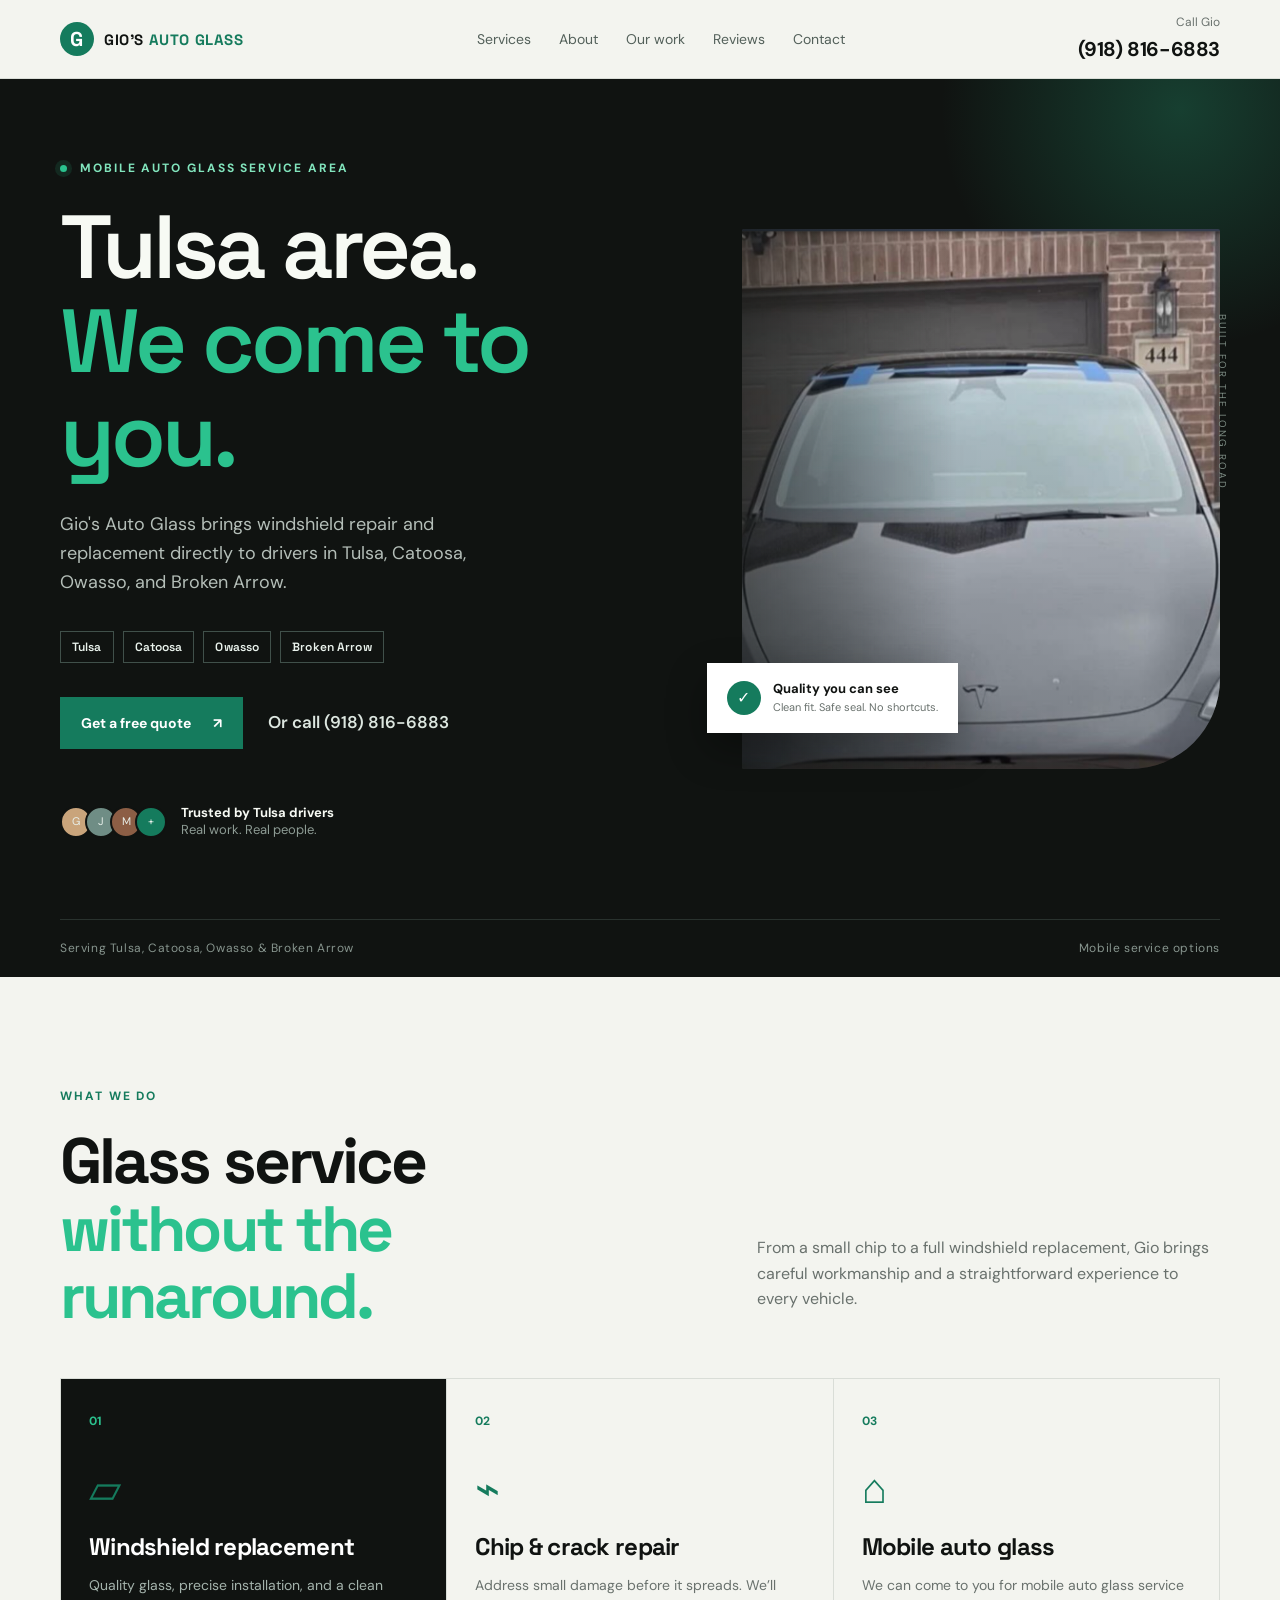
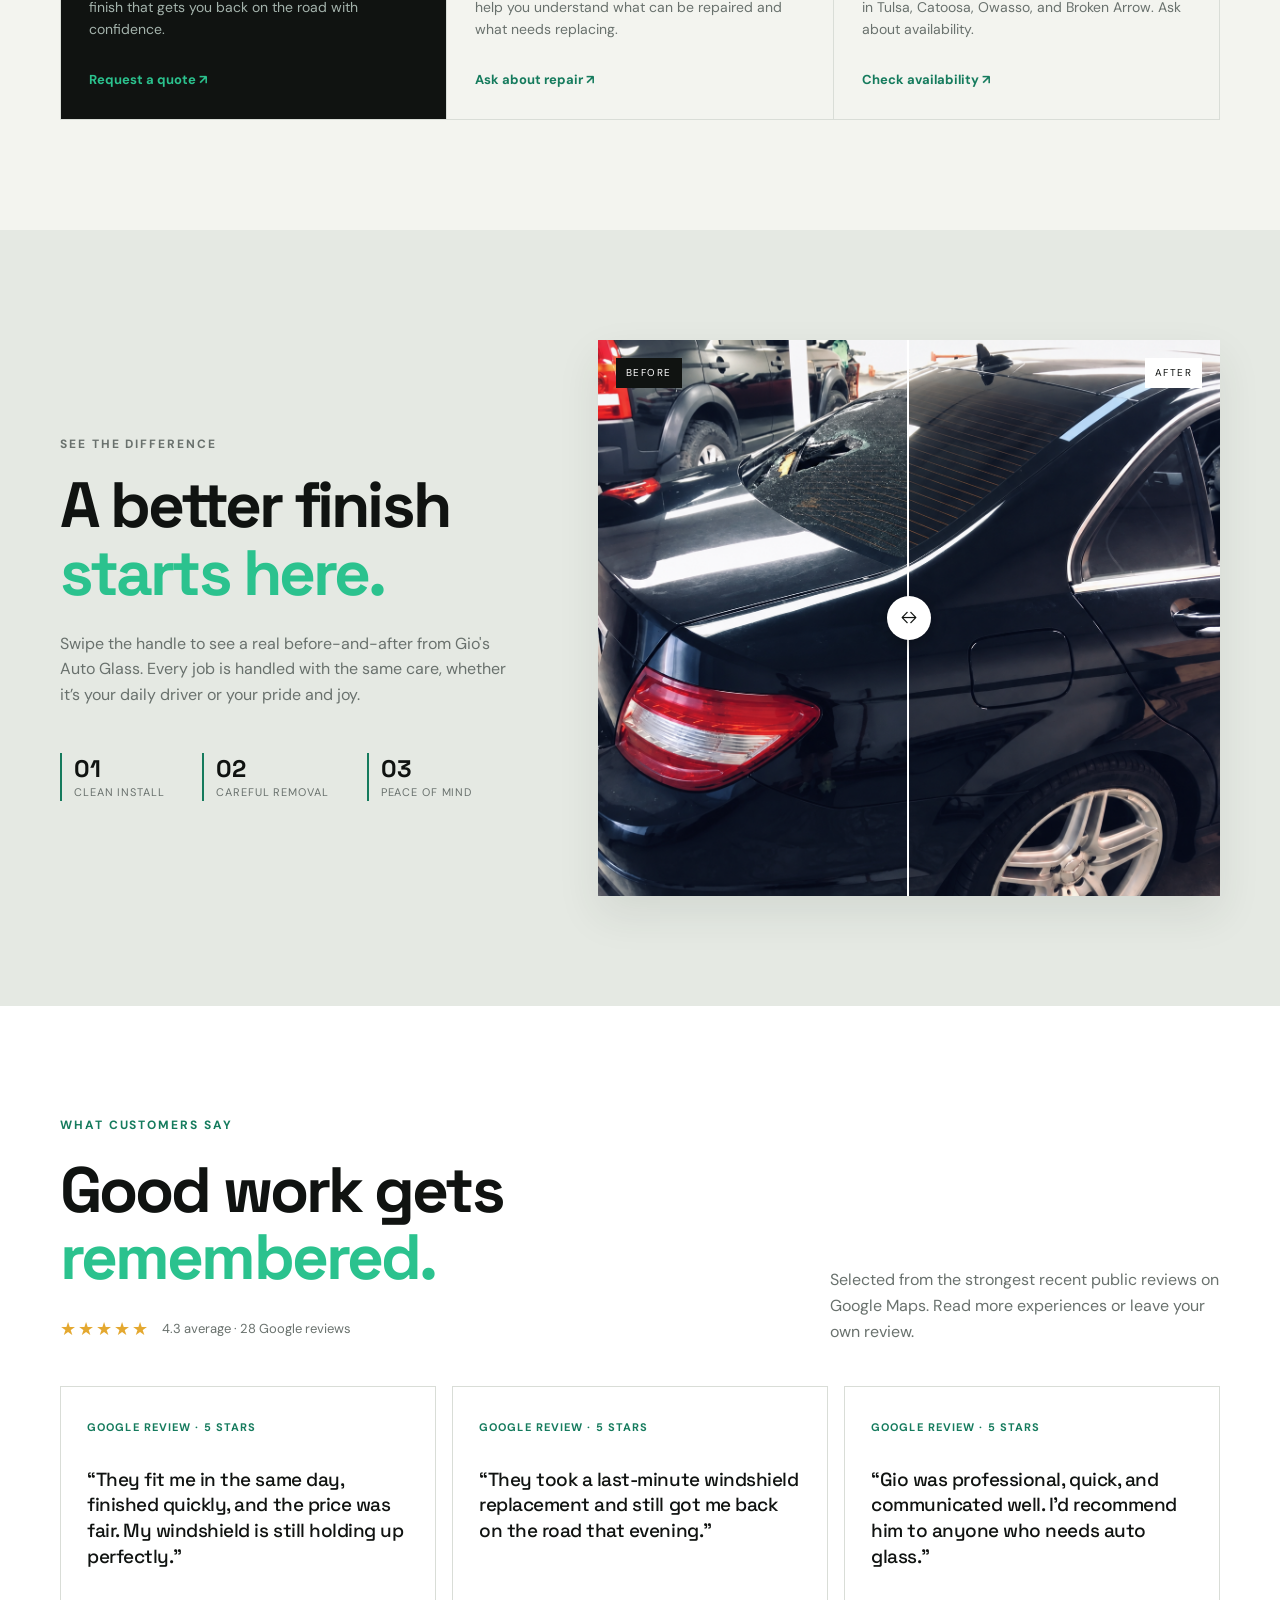
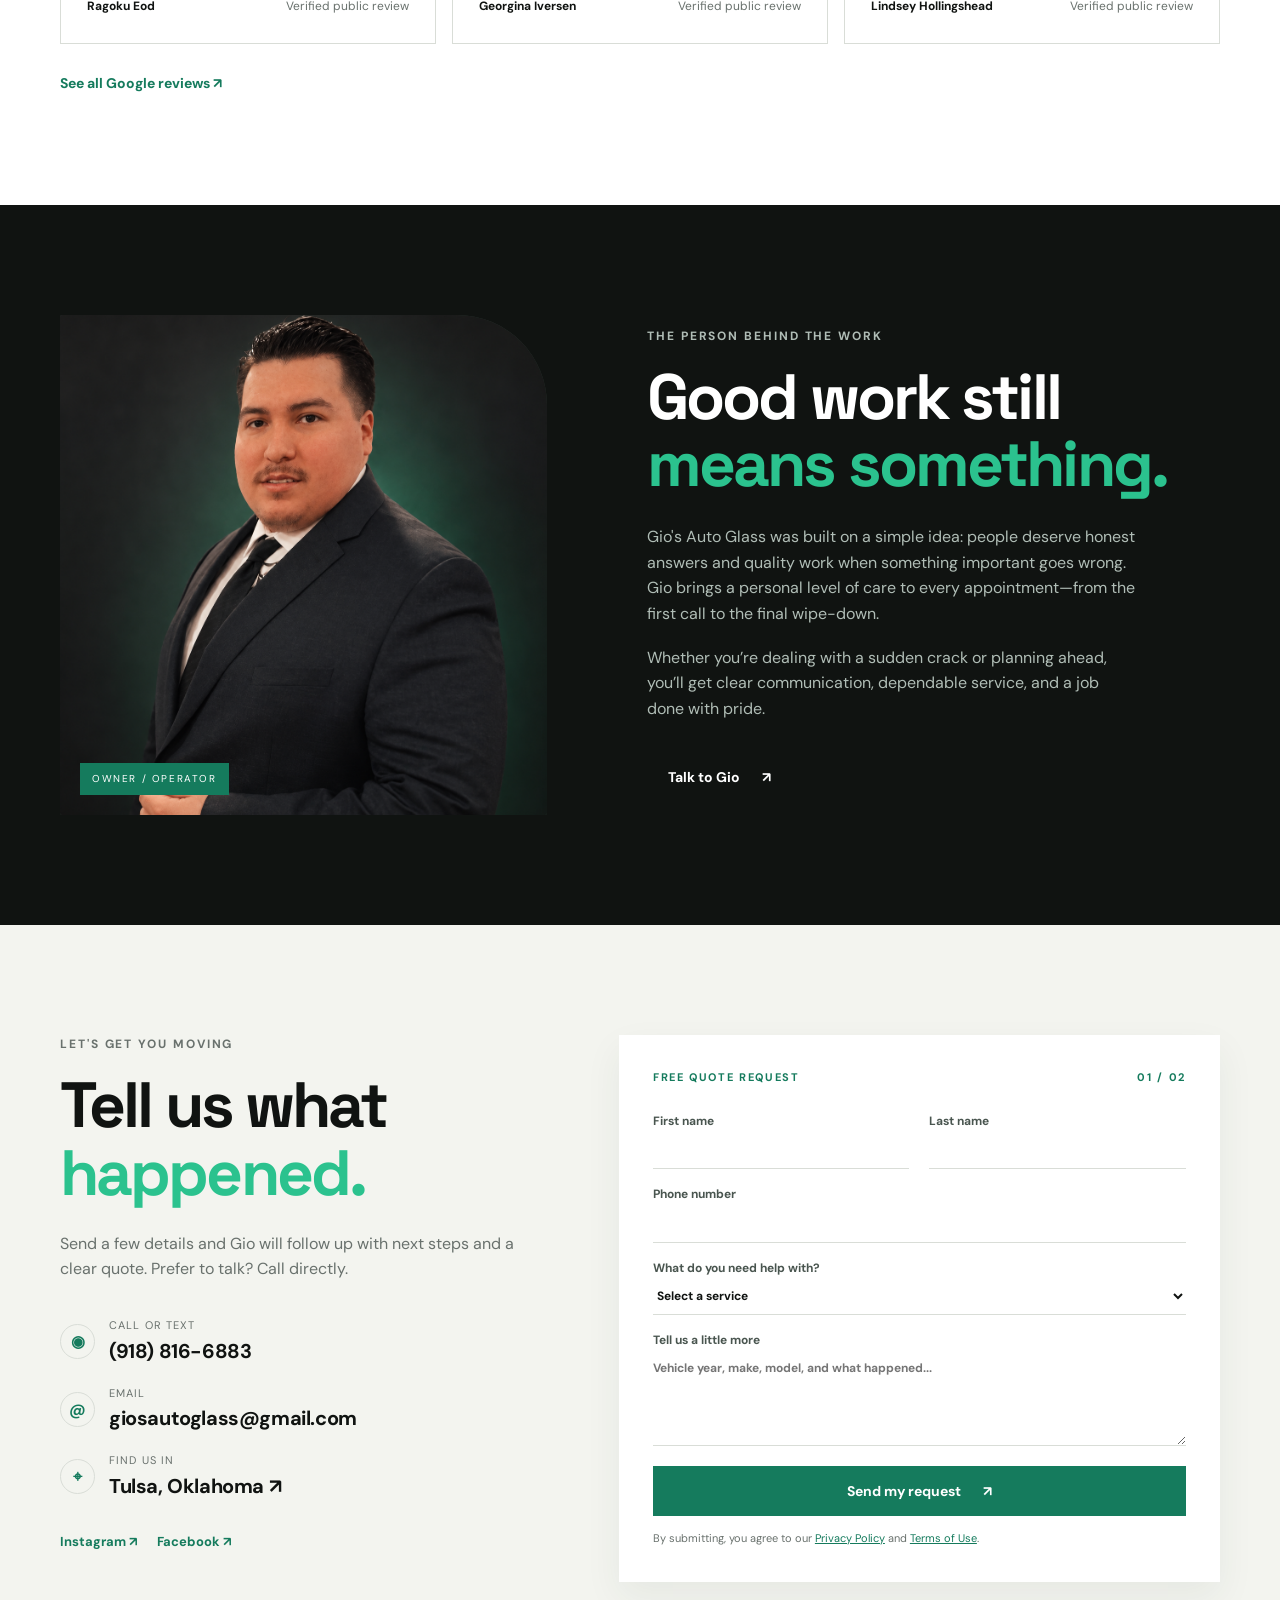
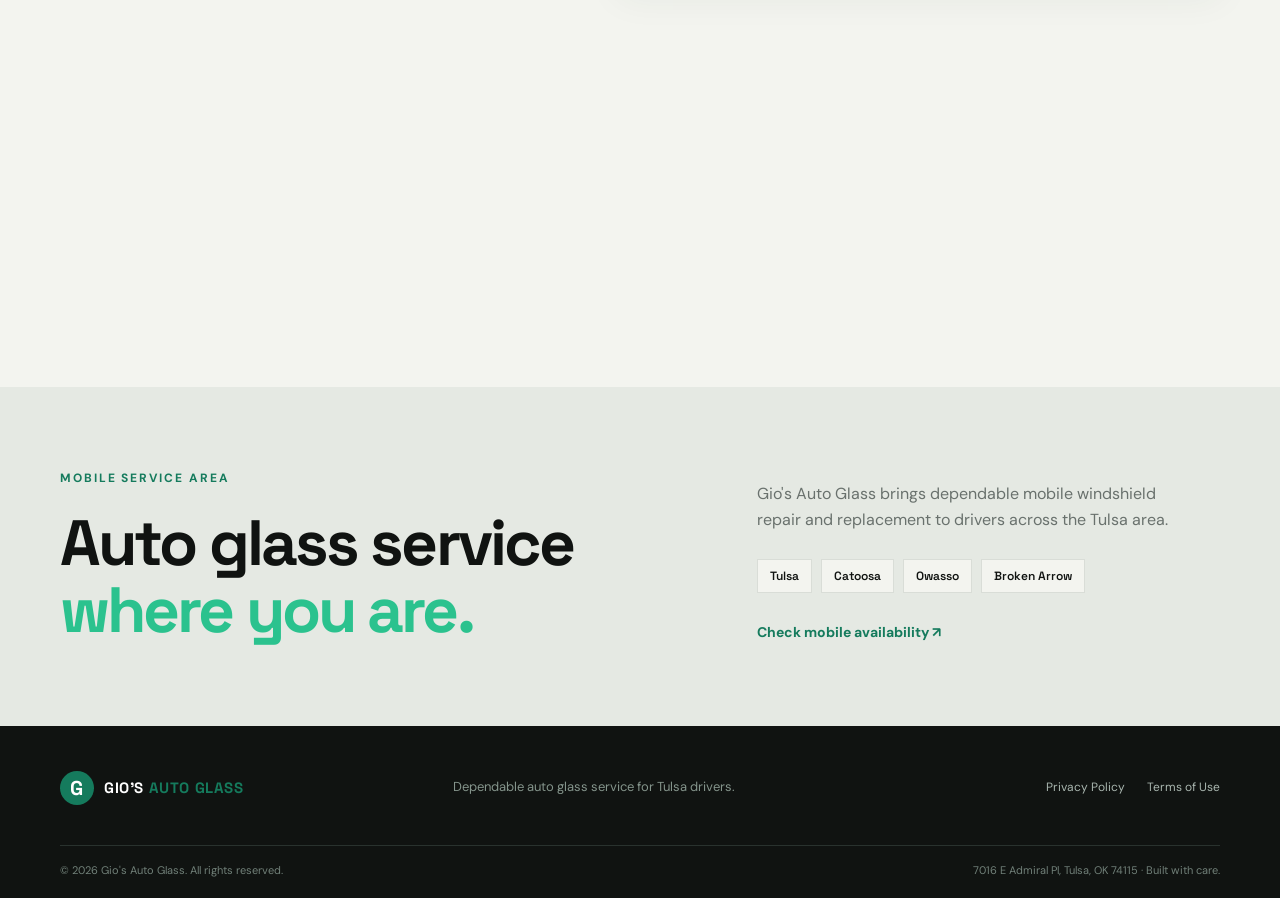
<file: index.html>
<!doctype html>
<html lang="en">
<head>
  <meta charset="utf-8">
  <meta name="viewport" content="width=device-width, initial-scale=1">
  <meta name="description" content="Gio's Auto Glass provides windshield replacement, chip and crack repair, and mobile auto glass service in Tulsa, Catoosa, Owasso, and Broken Arrow, OK. Call (918) 816-6883.">
  <meta name="robots" content="index, follow, max-image-preview:large">
  <meta name="author" content="Gio's Auto Glass">
  <meta name="geo.region" content="US-OK">
  <meta name="geo.placename" content="Tulsa">
  <meta name="geo.position" content="36.1605158;-95.8985285">
  <meta name="ICBM" content="36.1605158, -95.8985285">
  <meta property="og:type" content="website">
  <meta property="og:site_name" content="Gio's Auto Glass">
  <meta property="og:title" content="Gio's Auto Glass | Tulsa Windshield Repair & Replacement">
  <meta property="og:description" content="Windshield replacement, chip repair, and mobile auto glass service for Tulsa drivers. Get a free quote from Gio's Auto Glass.">
  <meta property="og:url" content="https://gioautoglass.com/">
  <meta property="og:image" content="https://gioautoglass.com/images/business-card.jpg?v=20260917b">
  <meta property="og:image:secure_url" content="https://gioautoglass.com/images/business-card.jpg?v=20260917b">
  <meta property="og:image:width" content="1236">
  <meta property="og:image:height" content="674">
  <meta property="og:image:type" content="image/jpeg">
  <meta property="og:image:alt" content="Gio's Auto Glass business card">
  <meta name="twitter:card" content="summary_large_image">
  <meta name="twitter:title" content="Gio's Auto Glass | Tulsa Windshield Repair & Replacement">
  <meta name="twitter:description" content="Windshield replacement, chip repair, and mobile auto glass service for Tulsa drivers.">
  <meta name="twitter:image" content="https://gioautoglass.com/images/business-card.jpg?v=20260917b">
  <meta name="theme-color" content="#0b0d0c">
  <title>Gio's Auto Glass | Tulsa Windshield Repair & Replacement</title>
  <link rel="preconnect" href="https://fonts.googleapis.com">
  <link rel="preconnect" href="https://fonts.gstatic.com" crossorigin>
  <link href="https://fonts.googleapis.com/css2?family=DM+Sans:wght@400;500;600;700&family=Space+Grotesk:wght@500;600;700&display=swap" rel="stylesheet">
  <link rel="stylesheet" href="styles.css">
  <script type="application/ld+json">
  {
    "@context": "https://schema.org",
    "@type": "AutoBodyShop",
    "@id": "https://www.google.com/maps/place/Gio%E2%80%99s+Auto+Glass",
    "name": "Gio's Auto Glass",
    "url": "https://gioautoglass.com/",
    "description": "Windshield replacement, chip and crack repair, and mobile auto glass service in Tulsa, Catoosa, Owasso, and Broken Arrow, Oklahoma.",
    "telephone": "+1-918-816-6883",
    "email": "giosautoglass@gmail.com",
    "image": "https://gioautoglass.com/images/business-card.jpg",
    "logo": "https://gioautoglass.com/images/owner.png",
    "priceRange": "$$",
    "address": {"@type": "PostalAddress", "streetAddress": "7016 E Admiral Pl", "addressLocality": "Tulsa", "addressRegion": "OK", "postalCode": "74115", "addressCountry": "US"},
    "geo": {"@type": "GeoCoordinates", "latitude": 36.1605158, "longitude": -95.8985285},
    "areaServed": ["Tulsa", "Catoosa", "Owasso", "Broken Arrow", "Bixby", "Jenks", "Oklahoma"],
    "hasOfferCatalog": {
      "@type": "OfferCatalog",
      "name": "Auto glass services",
      "itemListElement": [
        {"@type": "Offer", "itemOffered": {"@type": "Service", "name": "Windshield replacement", "areaServed": "Tulsa, Oklahoma"}},
        {"@type": "Offer", "itemOffered": {"@type": "Service", "name": "Chip and crack repair", "areaServed": "Tulsa, Oklahoma"}},
        {"@type": "Offer", "itemOffered": {"@type": "Service", "name": "Mobile auto glass service", "areaServed": ["Tulsa", "Catoosa", "Owasso", "Broken Arrow", "Oklahoma"]}}
      ]
    },
    "openingHoursSpecification": [
      {"@type": "OpeningHoursSpecification", "dayOfWeek": ["Monday", "Tuesday", "Wednesday", "Thursday", "Friday"], "opens": "09:00", "closes": "17:00"},
      {"@type": "OpeningHoursSpecification", "dayOfWeek": "Saturday", "opens": "10:00", "closes": "16:00"}
    ],
    "sameAs": ["https://www.instagram.com/giosautoglass/", "https://www.facebook.com/giosautoglass"]
  }
  </script>
  <style>
    /* Phone-first hierarchy: prominent, but still aligned with the existing visual system. */
    .nav-call strong { font-size: 20px; letter-spacing: -.02em; }
    .hero-actions .text-link { font-size: 17px; font-weight: 600; }
    .contact-details strong { font-size: 20px; letter-spacing: -.02em; }
    .mobile-call strong { font-size: 17px !important; }
    .mobile-call small { font-size: 15px !important; }
    .service-areas { background: #e5e9e3; padding-top: 82px; padding-bottom: 82px; }
    .service-areas-grid { display: grid; grid-template-columns: 1fr .75fr; gap: 80px; align-items: end; }
    .service-areas-copy > p { color: var(--muted); max-width: 430px; margin: 0 0 26px; }
    .area-list { display: flex; flex-wrap: wrap; gap: 9px; margin-bottom: 26px; }
    .area-list span { border: 1px solid var(--line); background: var(--paper); color: var(--ink); padding: 8px 12px; font: 600 12px var(--serif); }
    .service-areas .text-link { color: var(--green); font-weight: 700; font-size: 14px; }
    .hero-service-areas { display: flex; flex-wrap: wrap; gap: 9px; margin: 0 0 34px; }
    .hero-service-areas span { border: 1px solid #40504a; color: #eaf3ed; padding: 7px 11px; font: 600 12px var(--serif); letter-spacing: .01em; }
    @media (max-width: 800px) {
      .nav-wrap { gap: 10px; }
      .hero-actions .button-primary { width: 100%; min-height: 56px; padding: 16px 22px; font-size: 16px; }
      .hero-service-areas { margin-bottom: 28px; }
    }
    @media (max-width: 800px) {
      .service-areas-grid { grid-template-columns: 1fr; gap: 26px; }
      .service-areas { padding-top: 68px; padding-bottom: 68px; }
    }
    @media (max-width: 800px) {
      .contact-details strong { font-size: 20px; }
    }
    @media (max-width: 480px) {
      .hero-actions .text-link { font-size: 16px; }
    }
    @media (max-width: 800px) {
      .arrow { display: none; }
    }
  </style>
  <style>@media (max-width:800px){nav.open{display:flex;position:absolute;top:78px;left:0;right:0;padding:20px 24px;background:#f3f4ef;border-bottom:1px solid #d9ddd7;flex-direction:column;gap:12px}}.reviews{background:#fff}.reviews-intro{display:flex;justify-content:space-between;align-items:end;gap:30px;margin-bottom:42px}.reviews-intro>p{color:var(--muted);max-width:390px;margin:0}.review-rating{display:flex;align-items:center;gap:12px;margin-top:24px;color:var(--muted);font-size:13px}.stars{color:#e4a82f;letter-spacing:2px;font-size:18px}.review-grid{display:grid;grid-template-columns:repeat(3,1fr);gap:16px}.review-card{border:1px solid var(--line);padding:26px;min-height:240px;display:flex;flex-direction:column;justify-content:space-between}.review-card blockquote{font:500 19px/1.35 var(--serif);letter-spacing:-.025em;margin:28px 0;color:var(--ink)}.review-meta{display:flex;justify-content:space-between;color:var(--muted);font-size:12px}.review-meta strong{color:var(--ink)}.review-source{font-size:11px;color:var(--green);font-weight:700;letter-spacing:.1em;text-transform:uppercase}@media(max-width:800px){.reviews-intro{display:block}.review-grid{grid-template-columns:1fr}.review-card{min-height:210px}}</style>
  <style>.mobile-call{display:none}@media(max-width:800px){body{padding-bottom:76px}.mobile-call{position:fixed;display:flex;align-items:center;justify-content:center;gap:12px;left:12px;right:12px;bottom:12px;z-index:20;background:var(--green);color:#fff;min-height:56px;padding:10px 18px;box-shadow:0 8px 24px rgba(0,0,0,.22);border-radius:2px}.mobile-call span{font-size:21px}.mobile-call strong{font:700 15px var(--serif)}.mobile-call small{font-size:13px;color:#d8f5e9;border-left:1px solid rgba(255,255,255,.35);padding-left:12px}}</style>
</head>
<body>
  <a class="skip-link" href="#main">Skip to content</a>
  <header class="site-header">
    <div class="container nav-wrap">
      <a class="brand" href="#top" aria-label="Gio's Auto Glass home"><span class="brand-mark">G</span><span>GIO'S <em>AUTO GLASS</em></span></a>
      <nav aria-label="Primary navigation">
        <a href="#services">Services</a><a href="#about">About</a><a href="#work">Our work</a><a href="#reviews">Reviews</a><a href="#contact">Contact</a>
      </nav>
      <a class="nav-call" href="tel:+19188166883"><span>Call Gio</span><strong>(918) 816-6883</strong></a>
      <button class="menu-toggle" aria-label="Open navigation" aria-expanded="false"><span></span><span></span></button>
    </div>
  </header>

  <main id="main">
    <section class="hero" id="top">
      <div class="hero-grid container">
        <div class="hero-copy">
          <p class="eyebrow"><span class="pulse-dot"></span> Mobile auto glass service area</p>
          <h1>Tulsa area.<br><span>We come to you.</span></h1>
          <p class="hero-lede">Gio's Auto Glass brings windshield repair and replacement directly to drivers in Tulsa, Catoosa, Owasso, and Broken Arrow.</p>
          <div class="hero-service-areas" aria-label="Mobile auto glass service areas"><span>Tulsa</span><span>Catoosa</span><span>Owasso</span><span>Broken Arrow</span></div>
          <div class="hero-actions"><a class="button button-primary" href="#contact">Get a free quote <span class="arrow">↗</span></a><a class="text-link" href="tel:+19188166883">Or call (918) 816-6883</a></div>
          <div class="hero-proof"><div class="avatars"><span>G</span><span>J</span><span>M</span><span>+</span></div><p><strong>Trusted by Tulsa drivers</strong><br><span>Real work. Real people.</span></p></div>
        </div>
        <div class="hero-visual">
          <div class="hero-image-frame"><img src="images/Hero-img.png" width="1566" height="1134" alt="Professional auto glass installation by Gio's Auto Glass"></div>
          <div class="floating-card"><span class="check">✓</span><div><strong>Quality you can see</strong><small>Clean fit. Safe seal. No shortcuts.</small></div></div>
          <span class="vertical-label">BUILT FOR THE LONG ROAD</span>
        </div>
      </div>
      <div class="hero-bottom container"><span>Serving Tulsa, Catoosa, Owasso & Broken Arrow</span><span>Mobile service options</span></div>
    </section>

    <section class="services section" id="services">
      <div class="container"><div class="section-intro"><div><p class="eyebrow">What we do</p><h2>Glass service<br><span>without the runaround.</span></h2></div><p>From a small chip to a full windshield replacement, Gio brings careful workmanship and a straightforward experience to every vehicle.</p></div>
        <div class="service-grid"><article class="service-card featured"><span class="service-num">01</span><div class="service-icon">▱</div><h3>Windshield replacement</h3><p>Quality glass, precise installation, and a clean finish that gets you back on the road with confidence.</p><a href="#contact">Request a quote <span class="arrow">↗</span></a></article><article class="service-card"><span class="service-num">02</span><div class="service-icon">⌁</div><h3>Chip & crack repair</h3><p>Address small damage before it spreads. We’ll help you understand what can be repaired and what needs replacing.</p><a href="#contact">Ask about repair <span class="arrow">↗</span></a></article><article class="service-card"><span class="service-num">03</span><div class="service-icon">⌂</div><h3>Mobile auto glass</h3><p>We can come to you for mobile auto glass service in Tulsa, Catoosa, Owasso, and Broken Arrow. Ask about availability.</p><a href="#contact">Check availability <span class="arrow">↗</span></a></article></div>
      </div>
    </section>

    <section class="work section" id="work"><div class="container work-grid"><div class="work-copy"><p class="eyebrow">See the difference</p><h2>A better finish<br><span>starts here.</span></h2><p>Swipe the handle to see a real before-and-after from Gio's Auto Glass. Every job is handled with the same care, whether it’s your daily driver or your pride and joy.</p><div class="stat-row"><div><strong>01</strong><span>Clean install</span></div><div><strong>02</strong><span>Careful removal</span></div><div><strong>03</strong><span>Peace of mind</span></div></div></div><div class="comparison" aria-label="Before and after windshield replacement comparison"><img src="images/after-gio-matched.png" alt="After: intact clean rear windshield" class="comparison-after"><div class="comparison-before"><img src="images/before-gio-matched.png" alt="Before: damaged shattered rear windshield"></div><div class="comparison-handle" aria-hidden="true"><span>↔</span></div><label class="comparison-range"><span class="sr-only">Drag to compare before and after</span><input type="range" min="0" max="100" value="50" aria-label="Before and after comparison slider"></label><span class="compare-tag tag-before">BEFORE</span><span class="compare-tag tag-after">AFTER</span></div></div></section>

    <section class="reviews section" id="reviews"><div class="container"><div class="reviews-intro"><div><p class="eyebrow">What customers say</p><h2>Good work gets<br><span>remembered.</span></h2><div class="review-rating"><span class="stars" aria-label="4.3 out of 5 stars">★★★★★</span><span>4.3 average · 28 Google reviews</span></div></div><p>Selected from the strongest recent public reviews on Google Maps. Read more experiences or leave your own review.</p></div><div class="review-grid"><article class="review-card"><div><span class="review-source">Google review · 5 stars</span><blockquote>“They fit me in the same day, finished quickly, and the price was fair. My windshield is still holding up perfectly.”</blockquote></div><div class="review-meta"><strong>Ragoku Eod</strong><span>Verified public review</span></div></article><article class="review-card"><div><span class="review-source">Google review · 5 stars</span><blockquote>“They took a last-minute windshield replacement and still got me back on the road that evening.”</blockquote></div><div class="review-meta"><strong>Georgina Iversen</strong><span>Verified public review</span></div></article><article class="review-card"><div><span class="review-source">Google review · 5 stars</span><blockquote>“Gio was professional, quick, and communicated well. I’d recommend him to anyone who needs auto glass.”</blockquote></div><div class="review-meta"><strong>Lindsey Hollingshead</strong><span>Verified public review</span></div></article></div><a class="text-link" href="https://www.google.com/maps/place/Gio%E2%80%99s+Auto+Glass/@36.1607498,-95.9010599,17z/data=!4m6!3m5!1s0x87b6f30a26d894f3:0x9e4a7e64aa1645ab!8m2!3d36.1605158!4d-95.8985285!16s%2Fg%2F11h5n7vcl1" target="_blank" rel="noopener" style="display:inline-block;margin-top:28px;color:var(--green);font-weight:700">See all Google reviews ↗</a></div></section>

    <section class="about section" id="about"><div class="container about-grid"><div class="owner-frame"><img src="images/owner.png" width="1145" height="1438" loading="lazy" alt="Gio Don Costa, owner of Gio's Auto Glass"><span class="owner-badge">OWNER / OPERATOR</span></div><div class="about-copy"><p class="eyebrow">The person behind the work</p><h2>Good work still<br><span>means something.</span></h2><p>Gio's Auto Glass was built on a simple idea: people deserve honest answers and quality work when something important goes wrong. Gio brings a personal level of care to every appointment—from the first call to the final wipe-down.</p><p>Whether you’re dealing with a sudden crack or planning ahead, you’ll get clear communication, dependable service, and a job done with pride.</p><a class="button button-dark" href="#contact">Talk to Gio <span>↗</span></a></div></div></section>

    <section class="contact section" id="contact"><div class="container contact-grid"><div class="contact-copy"><p class="eyebrow">Let's get you moving</p><h2>Tell us what<br><span>happened.</span></h2><p>Send a few details and Gio will follow up with next steps and a clear quote. Prefer to talk? Call directly.</p><div class="contact-details"><a href="tel:+19188166883"><span class="detail-icon">◉</span><div><small>Call or text</small><strong>(918) 816-6883</strong></div></a><a href="mailto:giosautoglass@gmail.com"><span class="detail-icon">@</span><div><small>Email</small><strong>giosautoglass@gmail.com</strong></div></a><a href="https://maps.app.goo.gl/Xcz19M2p5zaeoFVw5" target="_blank" rel="noopener"><span class="detail-icon">⌖</span><div><small>Find us in</small><strong>Tulsa, Oklahoma ↗</strong></div></a></div><div class="social-links"><a href="https://www.instagram.com/giosautoglass/?utm_source=ig_web_button_share_sheet" target="_blank" rel="noopener">Instagram ↗</a><a href="https://www.facebook.com/giosautoglass" target="_blank" rel="noopener">Facebook ↗</a></div></div><div class="form-card"><form name="quote" method="POST" action="/thank-you.html" data-netlify="true" netlify-honeypot="bot-field" data-netlify-honeypot="bot-field"><input type="hidden" name="form-name" value="quote"><p class="hidden-field"><label>Don’t fill this out if you’re human: <input name="bot-field" tabindex="-1" autocomplete="off"></label></p><div class="form-heading"><span>FREE QUOTE REQUEST</span><span>01 / 02</span></div><div class="form-row"><label>First name <input type="text" name="first-name" autocomplete="given-name" required></label><label>Last name <input type="text" name="last-name" autocomplete="family-name" required></label></div><label>Phone number <input type="tel" name="phone" autocomplete="tel" required></label><label>What do you need help with? <select name="service" required><option value="" disabled selected>Select a service</option><option>Windshield replacement</option><option>Chip or crack repair</option><option>Mobile auto glass</option><option>Not sure yet</option></select></label><label>Tell us a little more <textarea name="message" rows="4" placeholder="Vehicle year, make, model, and what happened..."></textarea></label><button class="button button-primary" type="submit">Send my request <span>↗</span></button><p class="form-note">By submitting, you agree to our <a href="privacy.html">Privacy Policy</a> and <a href="terms.html">Terms of Use</a>.</p></form></div></div><div class="map-wrap container"><iframe title="Map showing Gio's Auto Glass in Tulsa, Oklahoma" src="https://www.google.com/maps?q=Gio%27s%20Auto%20Glass%2C%20Tulsa%2C%20OK&output=embed" loading="lazy" referrerpolicy="no-referrer-when-downgrade"></iframe></div></section>
    <section class="service-areas section" aria-labelledby="service-areas-title">
      <div class="container service-areas-grid">
        <div>
          <p class="eyebrow">Mobile service area</p>
          <h2 id="service-areas-title">Auto glass service<br><span>where you are.</span></h2>
        </div>
        <div class="service-areas-copy">
          <p>Gio's Auto Glass brings dependable mobile windshield repair and replacement to drivers across the Tulsa area.</p>
          <div class="area-list" aria-label="Mobile auto glass service areas">
            <span>Tulsa</span><span>Catoosa</span><span>Owasso</span><span>Broken Arrow</span>
          </div>
          <a class="text-link" href="#contact">Check mobile availability <span class="arrow">↗</span></a>
        </div>
      </div>
    </section>
  </main>
  <footer class="site-footer"><div class="container footer-top"><a class="brand" href="#top"><span class="brand-mark">G</span><span>GIO'S <em>AUTO GLASS</em></span></a><p>Dependable auto glass service for Tulsa drivers.</p><div><a href="privacy.html">Privacy Policy</a><a href="terms.html">Terms of Use</a></div></div><div class="container footer-bottom"><span>© 2026 Gio's Auto Glass. All rights reserved.</span><span>7016 E Admiral Pl, Tulsa, OK 74115 · Built with care.</span></div></footer>
  <a class="mobile-call" href="tel:+19188166883" aria-label="Call Gio's Auto Glass now"><strong>Call now</strong><small>(918) 816-6883</small></a>
  <script src="script.js"></script>
</body>
</html>
</file>
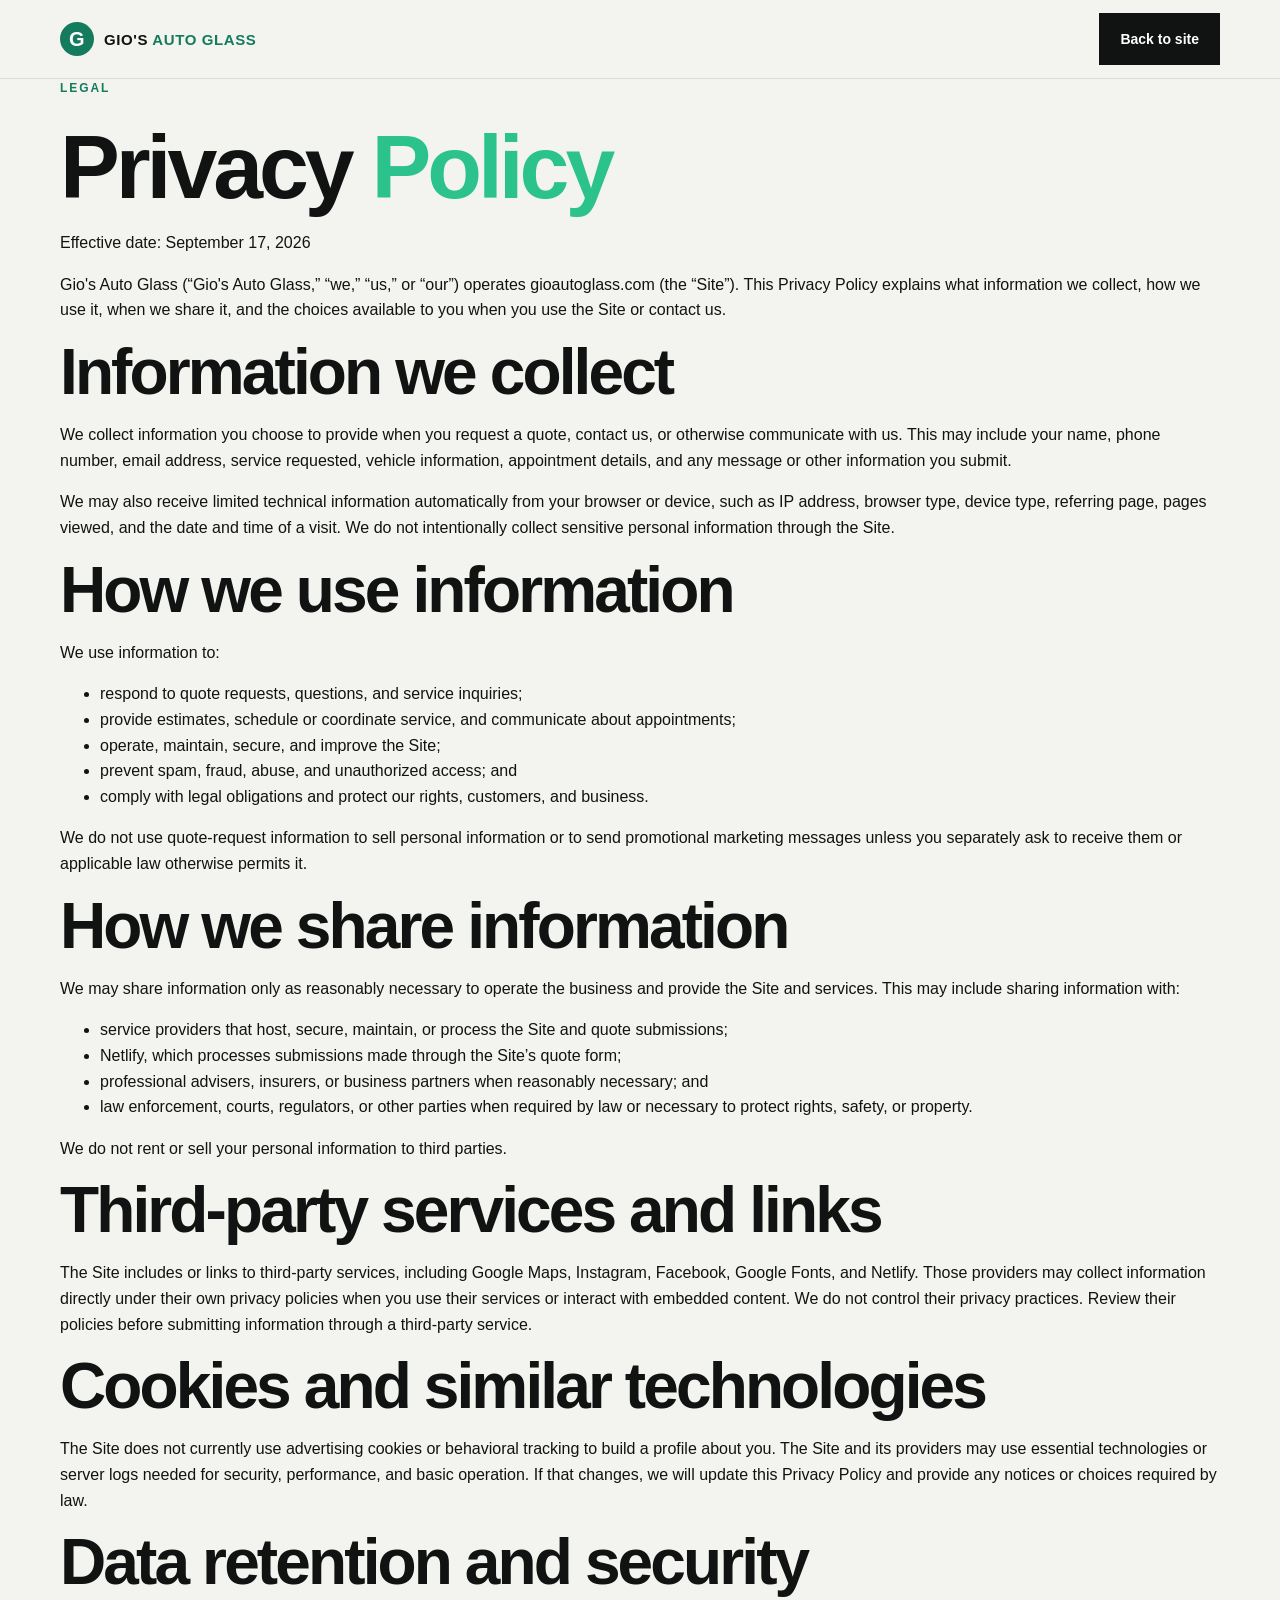
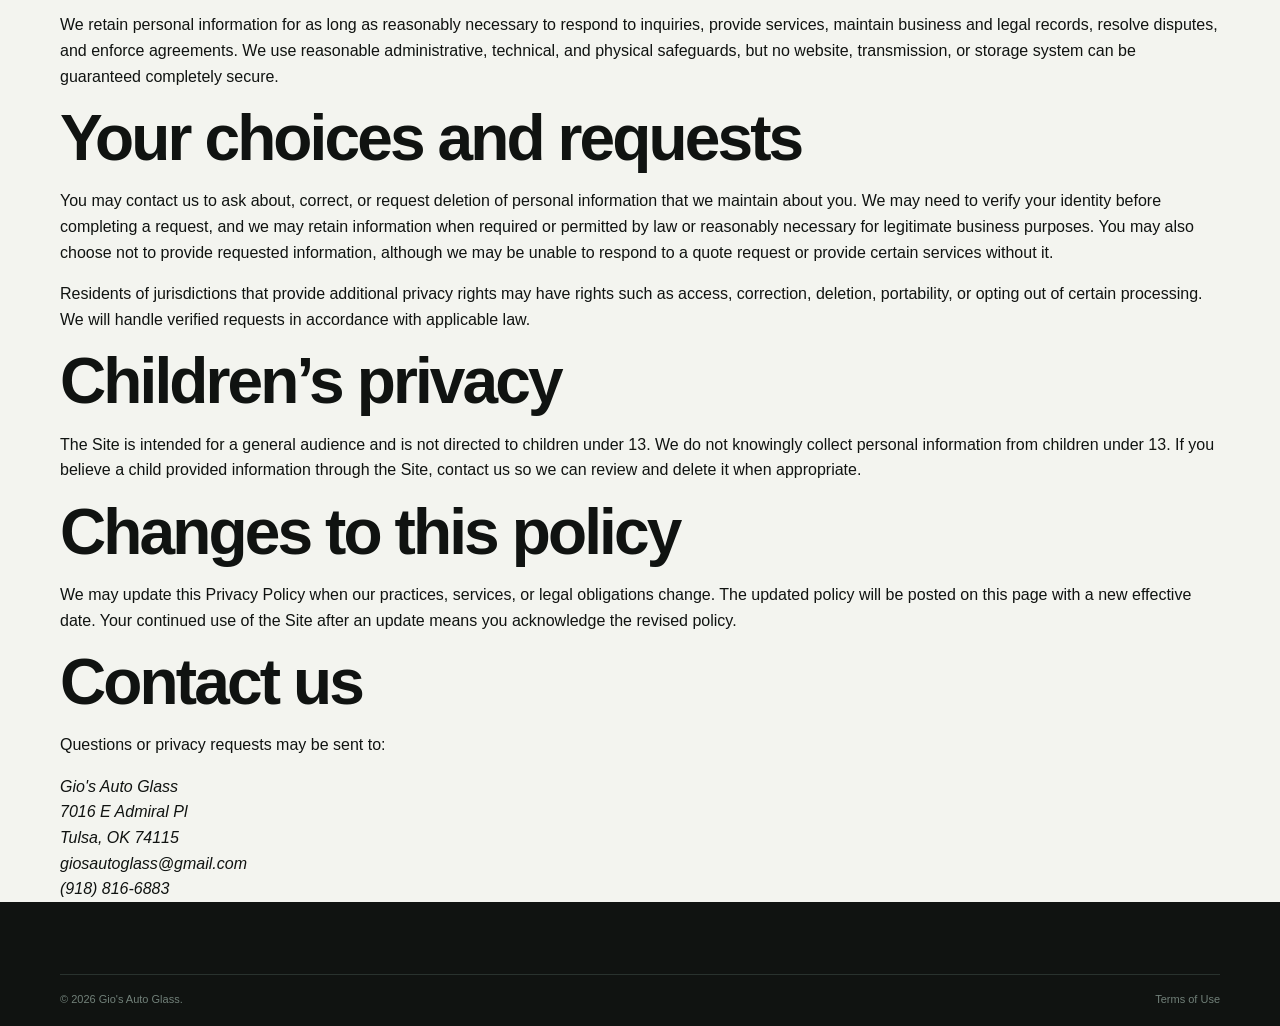
<file: privacy.html>
<!doctype html>
<html lang="en">
<head>
  <meta charset="utf-8">
  <meta name="viewport" content="width=device-width, initial-scale=1">
  <meta name="description" content="Privacy Policy for Gio's Auto Glass and gioautoglass.com.">
  <link rel="canonical" href="https://gioautoglass.com/privacy.html">
  <title>Privacy Policy | Gio's Auto Glass</title>
  <link rel="stylesheet" href="styles.css">
</head>
<body>
  <header class="site-header"><div class="container nav-wrap"><a class="brand" href="index.html"><span class="brand-mark">G</span><span>GIO'S <em>AUTO GLASS</em></span></a><a class="button button-dark" href="index.html">Back to site</a></div></header>
  <main class="legal-page"><div class="container">
    <p class="eyebrow">Legal</p><h1>Privacy <span>Policy</span></h1><p class="legal-updated">Effective date: September 17, 2026</p>
    <p>Gio's Auto Glass (“Gio's Auto Glass,” “we,” “us,” or “our”) operates <a href="https://gioautoglass.com">gioautoglass.com</a> (the “Site”). This Privacy Policy explains what information we collect, how we use it, when we share it, and the choices available to you when you use the Site or contact us.</p>
    <h2>Information we collect</h2>
    <p>We collect information you choose to provide when you request a quote, contact us, or otherwise communicate with us. This may include your name, phone number, email address, service requested, vehicle information, appointment details, and any message or other information you submit.</p>
    <p>We may also receive limited technical information automatically from your browser or device, such as IP address, browser type, device type, referring page, pages viewed, and the date and time of a visit. We do not intentionally collect sensitive personal information through the Site.</p>
    <h2>How we use information</h2>
    <p>We use information to:</p><ul><li>respond to quote requests, questions, and service inquiries;</li><li>provide estimates, schedule or coordinate service, and communicate about appointments;</li><li>operate, maintain, secure, and improve the Site;</li><li>prevent spam, fraud, abuse, and unauthorized access; and</li><li>comply with legal obligations and protect our rights, customers, and business.</li></ul>
    <p>We do not use quote-request information to sell personal information or to send promotional marketing messages unless you separately ask to receive them or applicable law otherwise permits it.</p>
    <h2>How we share information</h2>
    <p>We may share information only as reasonably necessary to operate the business and provide the Site and services. This may include sharing information with:</p><ul><li>service providers that host, secure, maintain, or process the Site and quote submissions;</li><li>Netlify, which processes submissions made through the Site’s quote form;</li><li>professional advisers, insurers, or business partners when reasonably necessary; and</li><li>law enforcement, courts, regulators, or other parties when required by law or necessary to protect rights, safety, or property.</li></ul>
    <p>We do not rent or sell your personal information to third parties.</p>
    <h2>Third-party services and links</h2><p>The Site includes or links to third-party services, including Google Maps, Instagram, Facebook, Google Fonts, and Netlify. Those providers may collect information directly under their own privacy policies when you use their services or interact with embedded content. We do not control their privacy practices. Review their policies before submitting information through a third-party service.</p>
    <h2>Cookies and similar technologies</h2><p>The Site does not currently use advertising cookies or behavioral tracking to build a profile about you. The Site and its providers may use essential technologies or server logs needed for security, performance, and basic operation. If that changes, we will update this Privacy Policy and provide any notices or choices required by law.</p>
    <h2>Data retention and security</h2><p>We retain personal information for as long as reasonably necessary to respond to inquiries, provide services, maintain business and legal records, resolve disputes, and enforce agreements. We use reasonable administrative, technical, and physical safeguards, but no website, transmission, or storage system can be guaranteed completely secure.</p>
    <h2>Your choices and requests</h2><p>You may contact us to ask about, correct, or request deletion of personal information that we maintain about you. We may need to verify your identity before completing a request, and we may retain information when required or permitted by law or reasonably necessary for legitimate business purposes. You may also choose not to provide requested information, although we may be unable to respond to a quote request or provide certain services without it.</p><p>Residents of jurisdictions that provide additional privacy rights may have rights such as access, correction, deletion, portability, or opting out of certain processing. We will handle verified requests in accordance with applicable law.</p>
    <h2>Children’s privacy</h2><p>The Site is intended for a general audience and is not directed to children under 13. We do not knowingly collect personal information from children under 13. If you believe a child provided information through the Site, contact us so we can review and delete it when appropriate.</p>
    <h2>Changes to this policy</h2><p>We may update this Privacy Policy when our practices, services, or legal obligations change. The updated policy will be posted on this page with a new effective date. Your continued use of the Site after an update means you acknowledge the revised policy.</p>
    <h2>Contact us</h2><p>Questions or privacy requests may be sent to:</p><address>Gio's Auto Glass<br>7016 E Admiral Pl<br>Tulsa, OK 74115<br><a href="mailto:giosautoglass@gmail.com">giosautoglass@gmail.com</a><br><a href="tel:+19188166883">(918) 816-6883</a></address>
  </div></main>
  <footer class="site-footer"><div class="container footer-bottom"><span>© 2026 Gio's Auto Glass.</span><a href="terms.html">Terms of Use</a></div></footer>
</body>
</html>
</file>
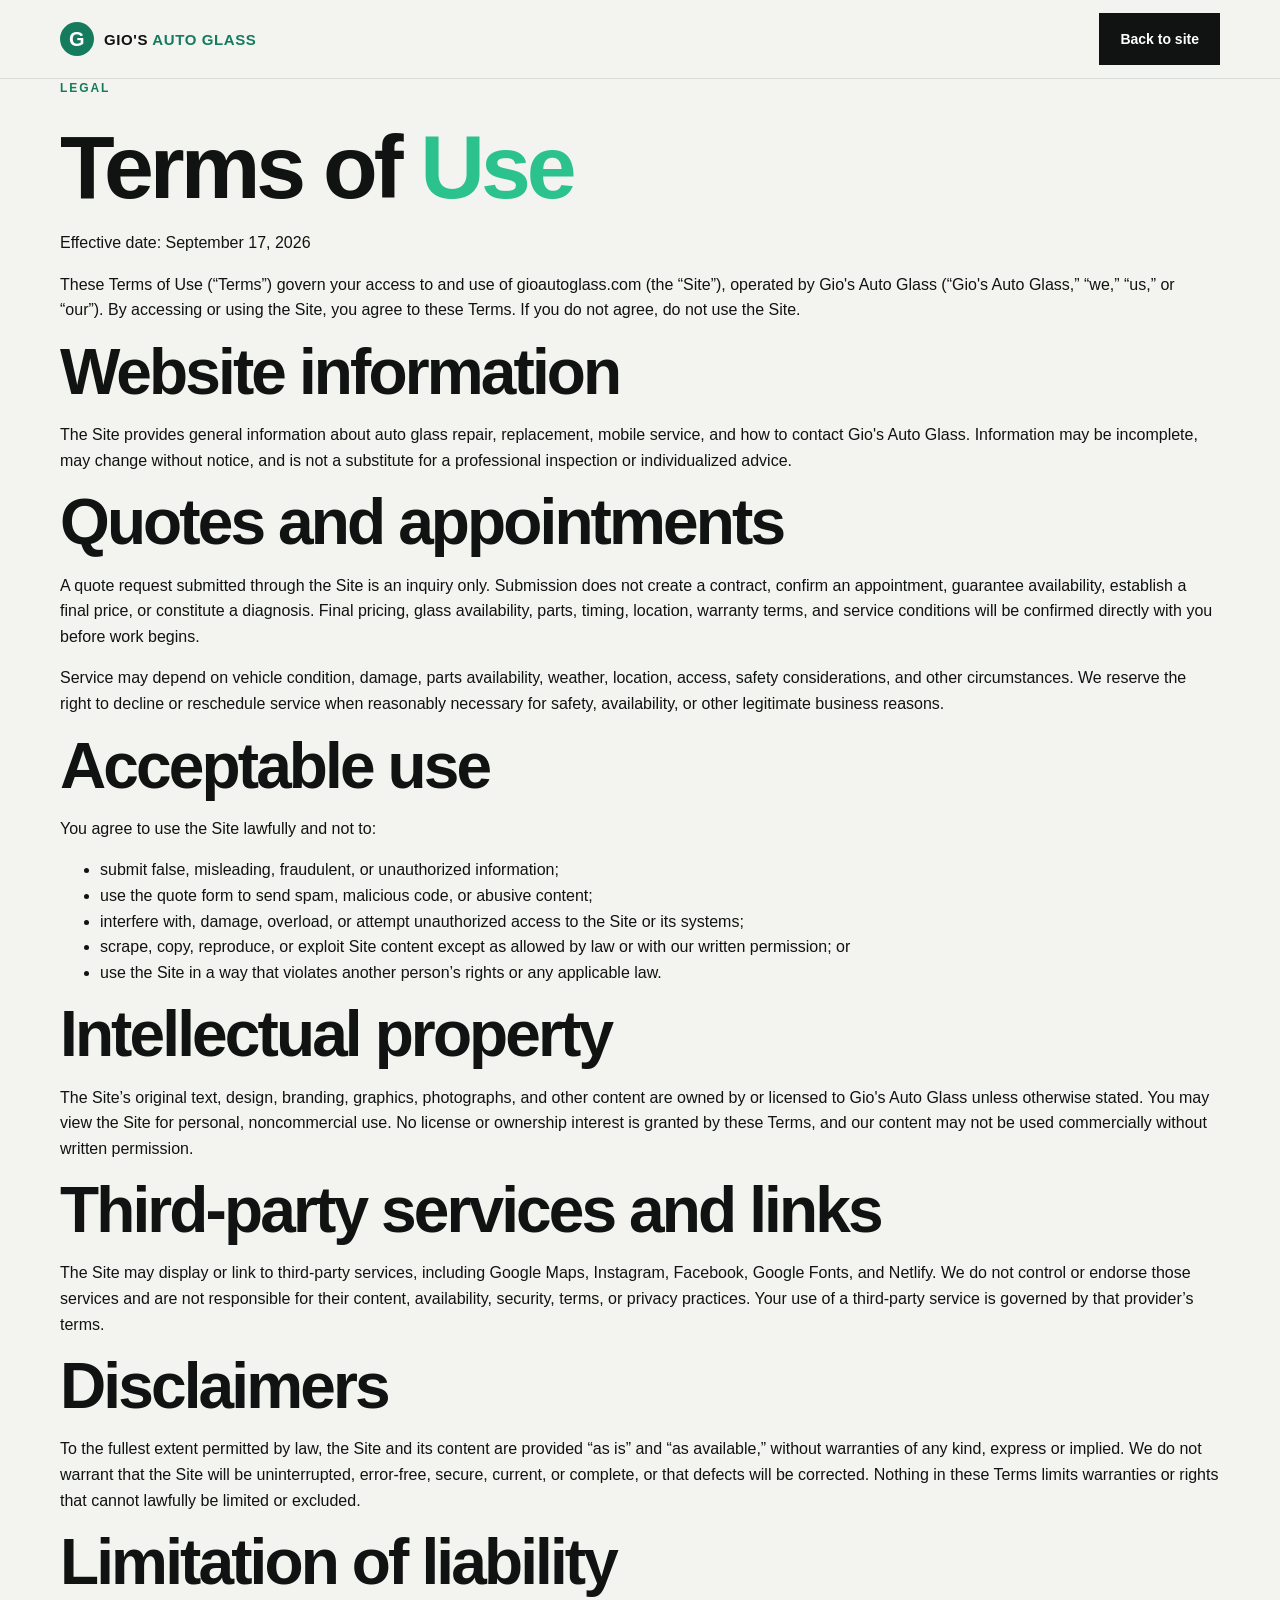
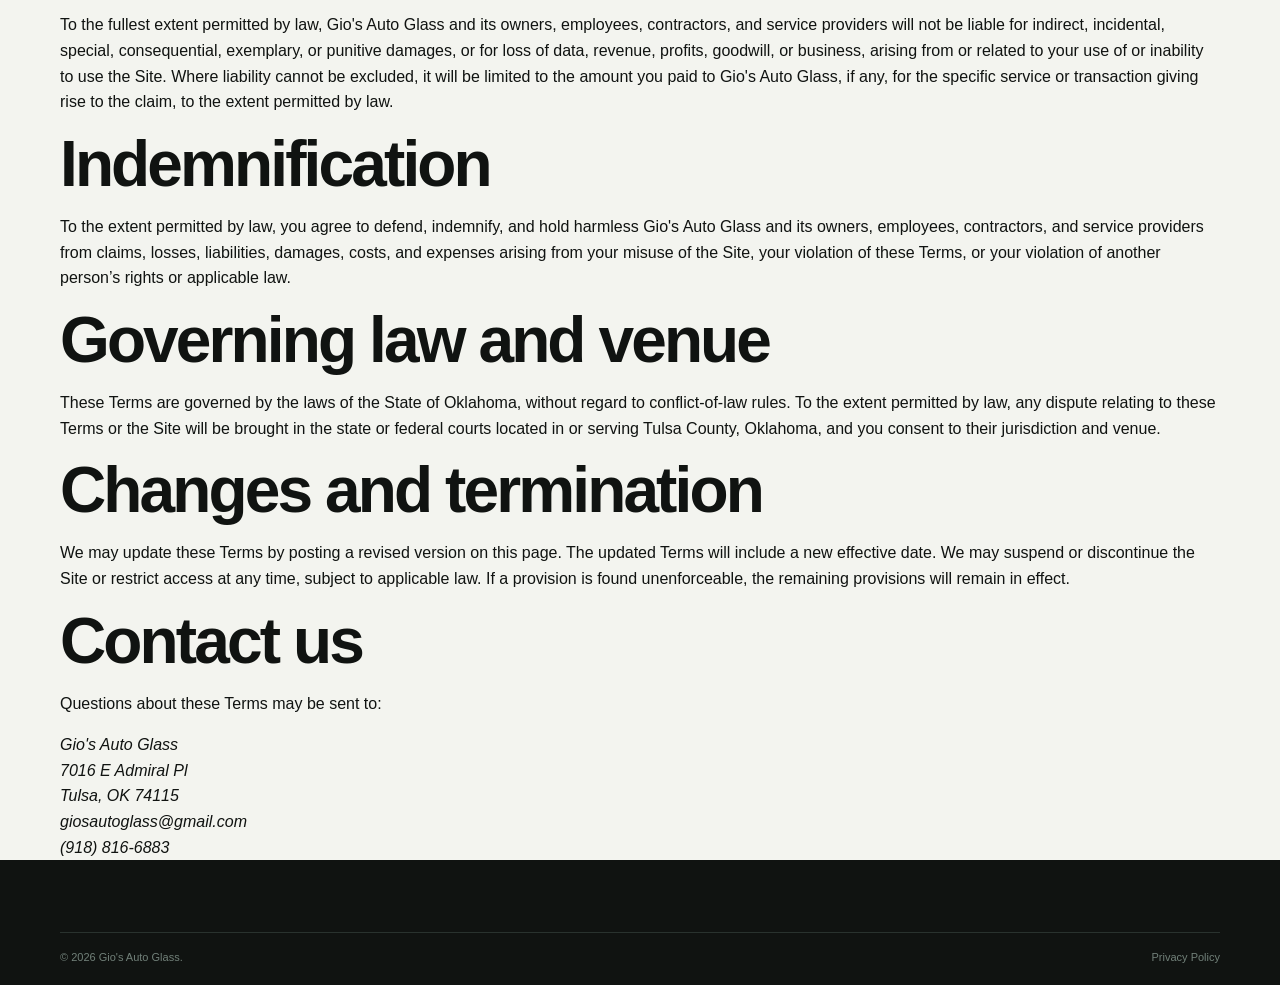
<file: terms.html>
<!doctype html>
<html lang="en">
<head>
  <meta charset="utf-8">
  <meta name="viewport" content="width=device-width, initial-scale=1">
  <meta name="description" content="Terms of Use for Gio's Auto Glass and gioautoglass.com.">
  <link rel="canonical" href="https://gioautoglass.com/terms.html">
  <title>Terms of Use | Gio's Auto Glass</title>
  <link rel="stylesheet" href="styles.css">
</head>
<body>
  <header class="site-header"><div class="container nav-wrap"><a class="brand" href="index.html"><span class="brand-mark">G</span><span>GIO'S <em>AUTO GLASS</em></span></a><a class="button button-dark" href="index.html">Back to site</a></div></header>
  <main class="legal-page"><div class="container">
    <p class="eyebrow">Legal</p><h1>Terms of <span>Use</span></h1><p class="legal-updated">Effective date: September 17, 2026</p>
    <p>These Terms of Use (“Terms”) govern your access to and use of <a href="https://gioautoglass.com">gioautoglass.com</a> (the “Site”), operated by Gio's Auto Glass (“Gio's Auto Glass,” “we,” “us,” or “our”). By accessing or using the Site, you agree to these Terms. If you do not agree, do not use the Site.</p>
    <h2>Website information</h2><p>The Site provides general information about auto glass repair, replacement, mobile service, and how to contact Gio's Auto Glass. Information may be incomplete, may change without notice, and is not a substitute for a professional inspection or individualized advice.</p>
    <h2>Quotes and appointments</h2><p>A quote request submitted through the Site is an inquiry only. Submission does not create a contract, confirm an appointment, guarantee availability, establish a final price, or constitute a diagnosis. Final pricing, glass availability, parts, timing, location, warranty terms, and service conditions will be confirmed directly with you before work begins.</p><p>Service may depend on vehicle condition, damage, parts availability, weather, location, access, safety considerations, and other circumstances. We reserve the right to decline or reschedule service when reasonably necessary for safety, availability, or other legitimate business reasons.</p>
    <h2>Acceptable use</h2><p>You agree to use the Site lawfully and not to:</p><ul><li>submit false, misleading, fraudulent, or unauthorized information;</li><li>use the quote form to send spam, malicious code, or abusive content;</li><li>interfere with, damage, overload, or attempt unauthorized access to the Site or its systems;</li><li>scrape, copy, reproduce, or exploit Site content except as allowed by law or with our written permission; or</li><li>use the Site in a way that violates another person’s rights or any applicable law.</li></ul>
    <h2>Intellectual property</h2><p>The Site’s original text, design, branding, graphics, photographs, and other content are owned by or licensed to Gio's Auto Glass unless otherwise stated. You may view the Site for personal, noncommercial use. No license or ownership interest is granted by these Terms, and our content may not be used commercially without written permission.</p>
    <h2>Third-party services and links</h2><p>The Site may display or link to third-party services, including Google Maps, Instagram, Facebook, Google Fonts, and Netlify. We do not control or endorse those services and are not responsible for their content, availability, security, terms, or privacy practices. Your use of a third-party service is governed by that provider’s terms.</p>
    <h2>Disclaimers</h2><p>To the fullest extent permitted by law, the Site and its content are provided “as is” and “as available,” without warranties of any kind, express or implied. We do not warrant that the Site will be uninterrupted, error-free, secure, current, or complete, or that defects will be corrected. Nothing in these Terms limits warranties or rights that cannot lawfully be limited or excluded.</p>
    <h2>Limitation of liability</h2><p>To the fullest extent permitted by law, Gio's Auto Glass and its owners, employees, contractors, and service providers will not be liable for indirect, incidental, special, consequential, exemplary, or punitive damages, or for loss of data, revenue, profits, goodwill, or business, arising from or related to your use of or inability to use the Site. Where liability cannot be excluded, it will be limited to the amount you paid to Gio's Auto Glass, if any, for the specific service or transaction giving rise to the claim, to the extent permitted by law.</p>
    <h2>Indemnification</h2><p>To the extent permitted by law, you agree to defend, indemnify, and hold harmless Gio's Auto Glass and its owners, employees, contractors, and service providers from claims, losses, liabilities, damages, costs, and expenses arising from your misuse of the Site, your violation of these Terms, or your violation of another person’s rights or applicable law.</p>
    <h2>Governing law and venue</h2><p>These Terms are governed by the laws of the State of Oklahoma, without regard to conflict-of-law rules. To the extent permitted by law, any dispute relating to these Terms or the Site will be brought in the state or federal courts located in or serving Tulsa County, Oklahoma, and you consent to their jurisdiction and venue.</p>
    <h2>Changes and termination</h2><p>We may update these Terms by posting a revised version on this page. The updated Terms will include a new effective date. We may suspend or discontinue the Site or restrict access at any time, subject to applicable law. If a provision is found unenforceable, the remaining provisions will remain in effect.</p>
    <h2>Contact us</h2><p>Questions about these Terms may be sent to:</p><address>Gio's Auto Glass<br>7016 E Admiral Pl<br>Tulsa, OK 74115<br><a href="mailto:giosautoglass@gmail.com">giosautoglass@gmail.com</a><br><a href="tel:+19188166883">(918) 816-6883</a></address>
  </div></main>
  <footer class="site-footer"><div class="container footer-bottom"><span>© 2026 Gio's Auto Glass.</span><a href="privacy.html">Privacy Policy</a></div></footer>
</body>
</html>
</file>
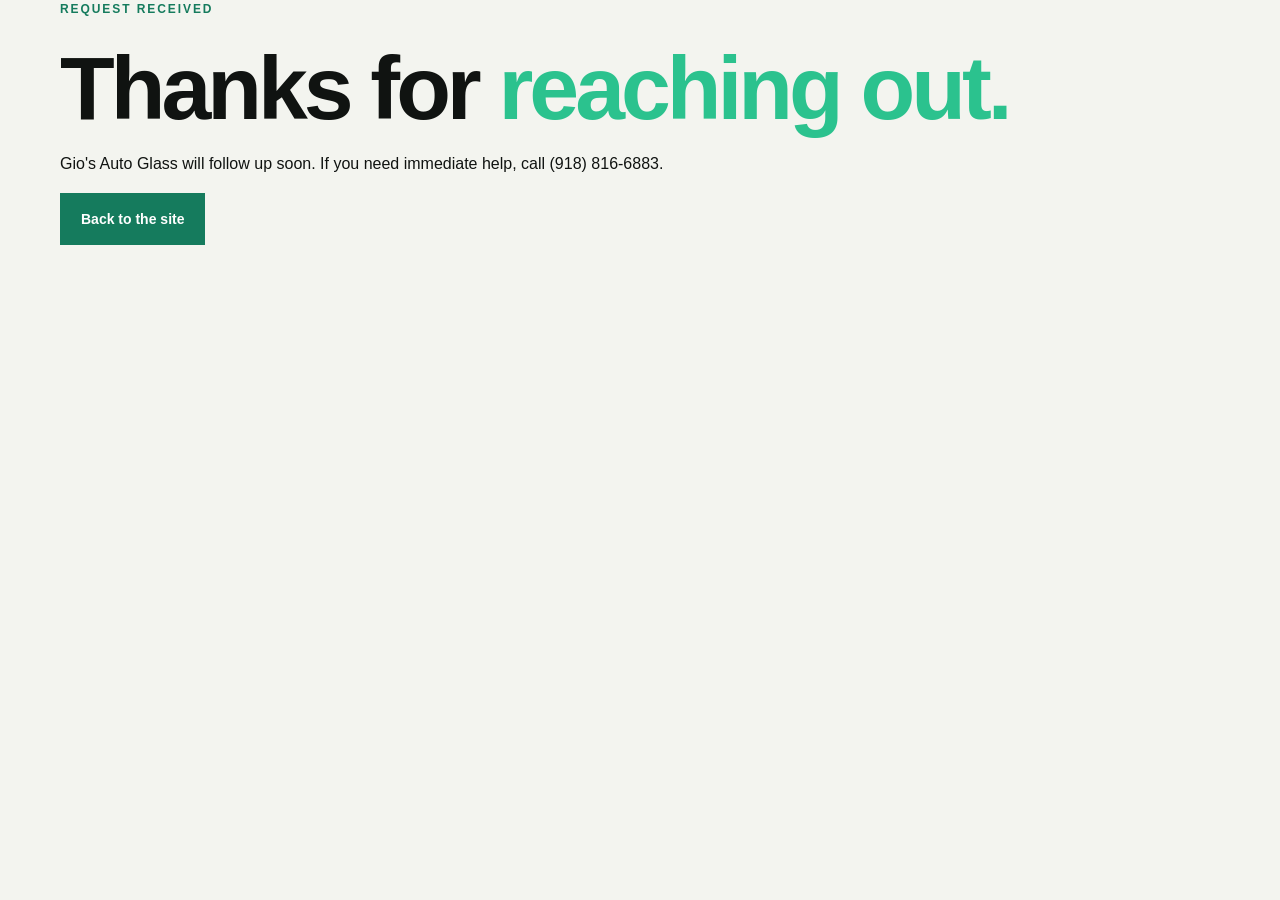
<file: thank-you.html>
<!doctype html>
<html lang="en">
<head>
  <meta charset="utf-8">
  <meta name="viewport" content="width=device-width, initial-scale=1">
  <title>Thank You | Gio's Auto Glass</title>
  <link rel="stylesheet" href="styles.css">
</head>
<body>
  <main class="legal-page">
    <div class="container">
      <p class="eyebrow">Request received</p>
      <h1>Thanks for <span>reaching out.</span></h1>
      <p>Gio's Auto Glass will follow up soon. If you need immediate help, call <a href="tel:+19188166883">(918) 816-6883</a>.</p>
      <a class="button button-primary" href="index.html">Back to the site</a>
    </div>
  </main>
</body>
</html>
</file>
<file: styles.css>
:root{--ink:#101311;--muted:#69716d;--paper:#f3f4ef;--green:#157b5d;--green-bright:#2bc28e;--line:#d9ddd7;--white:#fff;--serif:'Space Grotesk',sans-serif;--sans:'DM Sans',sans-serif}*{box-sizing:border-box}html{scroll-behavior:smooth}body{margin:0;background:var(--paper);color:var(--ink);font:16px/1.6 var(--sans)}a{color:inherit;text-decoration:none}button,input,select,textarea{font:inherit}.container{width:min(1160px,calc(100% - 48px));margin:auto}.skip-link{position:absolute;left:16px;top:-60px;background:var(--green);color:#fff;padding:10px 14px;z-index:10}.skip-link:focus{top:16px}.site-header{background:rgba(243,244,239,.95);border-bottom:1px solid var(--line);position:sticky;top:0;z-index:5;backdrop-filter:blur(12px)}.nav-wrap{display:flex;align-items:center;justify-content:space-between;min-height:78px;gap:24px}.brand{display:flex;align-items:center;gap:10px;font:700 15px var(--serif);letter-spacing:.04em}.brand em{font-style:normal;color:var(--green)}.brand-mark{display:grid;place-items:center;width:34px;height:34px;background:var(--green);color:#fff;border-radius:50%;font:700 20px var(--serif)}nav{display:flex;gap:28px;color:#53605a;font-size:14px}nav a:hover,.text-link:hover,.social-links a:hover{color:var(--green)}.nav-call{display:flex;flex-direction:column;align-items:flex-end;font-size:12px;color:var(--muted)}.nav-call strong{font-size:15px;color:var(--ink)}.menu-toggle{display:none}.hero{background:var(--ink);color:#f7faf4;position:relative;overflow:hidden}.hero:before{content:"";position:absolute;width:520px;height:520px;border-radius:50%;right:-160px;top:-230px;background:radial-gradient(circle,rgba(43,194,142,.25),transparent 65%)}.hero-grid{display:grid;grid-template-columns:1fr .88fr;min-height:630px;align-items:center;gap:64px}.hero-copy{padding:80px 0}.eyebrow{font-size:12px;letter-spacing:.16em;text-transform:uppercase;color:var(--green);font-weight:700;margin:0 0 22px}.hero .eyebrow{color:#82e5bd}.pulse-dot{display:inline-block;width:7px;height:7px;background:var(--green-bright);border-radius:50%;margin-right:8px;box-shadow:0 0 0 5px rgba(43,194,142,.12)}h1,h2,h3{font-family:var(--serif);line-height:1.05;margin:0;letter-spacing:-.045em}h1{font-size:clamp(54px,7vw,92px);font-weight:600}h1 span,h2 span{color:var(--green-bright)}.hero-lede{max-width:470px;color:#b4beb8;font-size:18px;margin:28px 0 34px}.hero-actions{display:flex;align-items:center;gap:25px;flex-wrap:wrap}.button{display:inline-flex;align-items:center;justify-content:center;gap:22px;padding:14px 20px;border:1px solid transparent;font-weight:700;font-size:14px;transition:transform .2s,background .2s}.button:hover{transform:translateY(-2px)}.button-primary{background:var(--green);color:#fff}.button-primary:hover{background:#1b906e}.button-dark{background:var(--ink);color:#fff}.text-link{font-size:14px;color:#dce6df}.hero-proof{display:flex;align-items:center;gap:14px;margin-top:56px}.avatars{display:flex}.avatars span{display:grid;place-items:center;width:32px;height:32px;border:2px solid var(--ink);border-radius:50%;background:#42665b;color:#e8f0eb;font-size:11px;margin-left:-7px}.avatars span:first-child{margin-left:0;background:#c9a47b}.avatars span:nth-child(2){background:#6f8d85}.avatars span:nth-child(3){background:#8c5e45}.avatars span:last-child{background:var(--green)}.hero-proof p{font-size:13px;line-height:1.3;margin:0}.hero-proof p span{color:#8d9b94}.hero-visual{height:540px;position:relative}.hero-image-frame{position:absolute;inset:0 0 0 35px;overflow:hidden;border-radius:2px 2px 90px 2px;background:#1a211e}.hero-image-frame:after{content:"";position:absolute;inset:0;background:linear-gradient(90deg,rgba(16,19,17,.6),transparent 45%),linear-gradient(0deg,rgba(16,19,17,.25),transparent)}.hero-image-frame img{height:100%;width:100%;object-fit:cover;object-position:center}.floating-card{position:absolute;z-index:1;left:0;bottom:36px;background:#fff;color:var(--ink);display:flex;align-items:center;gap:12px;padding:16px 20px;box-shadow:0 16px 40px #0005}.check{display:grid;place-items:center;background:var(--green);color:#fff;border-radius:50%;width:34px;height:34px}.floating-card strong,.floating-card small{display:block}.floating-card strong{font-size:13px}.floating-card small{color:var(--muted);font-size:11px}.vertical-label{position:absolute;right:-10px;top:85px;writing-mode:vertical-rl;font-size:10px;letter-spacing:.2em;color:#7b8a82}.hero-bottom{display:flex;justify-content:space-between;border-top:1px solid #29322e;padding:19px 0;color:#87958e;font-size:12px;letter-spacing:.05em}.section{padding:110px 0}.section-intro{display:grid;grid-template-columns:1fr .75fr;gap:80px;align-items:end;margin-bottom:48px}.section-intro>p,.work-copy>p,.about-copy>p,.contact-copy>p{color:var(--muted);max-width:490px;margin:0 0 18px}h2{font-size:clamp(42px,5vw,66px)}.service-grid{display:grid;grid-template-columns:repeat(3,1fr);gap:1px;background:var(--line);border:1px solid var(--line)}.service-card{background:var(--paper);padding:28px;min-height:330px;position:relative}.service-card.featured{background:var(--ink);color:#fff}.service-num{font-size:12px;color:var(--green);font-weight:700}.featured .service-num{color:var(--green-bright)}.service-icon{font-size:42px;line-height:1;margin:36px 0 24px;color:var(--green)}.service-card h3{font-size:24px;letter-spacing:-.03em}.service-card p{color:var(--muted);font-size:14px;margin:14px 0 25px}.featured p{color:#a4b3ac}.service-card a{font-size:13px;color:var(--green);font-weight:700}.featured a{color:var(--green-bright)}.work{background:#e5e9e3}.work-grid{display:grid;grid-template-columns:.72fr 1fr;gap:90px;align-items:center}.work-copy h2{margin-bottom:24px}.stat-row{display:flex;gap:38px;margin-top:45px}.stat-row div{display:flex;flex-direction:column;border-left:2px solid var(--green);padding-left:12px}.stat-row strong{font:700 24px var(--serif)}.stat-row span{font-size:11px;text-transform:uppercase;letter-spacing:.08em;color:var(--muted)}.comparison{aspect-ratio:1.12/1;position:relative;overflow:hidden;background:#222;box-shadow:0 18px 40px #26392c18}.comparison>img,.comparison-before img{width:100%;height:100%;object-fit:cover;position:absolute;inset:0}.comparison-after{object-position:center}.comparison-before{position:absolute;inset:0;width:50%;overflow:hidden;border-right:2px solid #fff}.comparison-before img{width:calc(100% / .5);max-width:none;object-position:left center}.comparison-handle{position:absolute;top:50%;left:50%;transform:translate(-50%,-50%);display:grid;place-items:center;width:44px;height:44px;border-radius:50%;background:#fff;color:var(--ink);z-index:2;box-shadow:0 3px 16px #0005}.comparison-range{position:absolute;inset:0;z-index:3}.comparison-range input{position:absolute;inset:0;width:100%;height:100%;opacity:0;cursor:ew-resize}.compare-tag{position:absolute;top:18px;background:var(--ink);color:#fff;font-size:10px;letter-spacing:.15em;padding:7px 10px;z-index:2}.tag-before{left:18px}.tag-after{right:18px;background:#fff;color:var(--ink)}.about{background:var(--ink);color:#fff}.about-grid{display:grid;grid-template-columns:.85fr 1fr;gap:100px;align-items:center}.owner-frame{height:500px;position:relative;overflow:hidden;border-radius:2px 90px 2px 2px;background:#27352f}.owner-frame img{width:100%;height:100%;object-fit:cover;object-position:center 20%}.owner-badge{position:absolute;bottom:20px;left:20px;color:#fff;background:var(--green);padding:8px 12px;font-size:10px;letter-spacing:.16em}.about-copy h2{margin-bottom:26px}.about-copy>p{color:#b0bdb6}.about-copy .button{margin-top:12px}.contact{padding-bottom:55px}.contact-grid{display:grid;grid-template-columns:.78fr 1fr;gap:90px;align-items:start}.contact-copy h2{margin-bottom:24px}.contact-details{margin-top:35px;display:grid;gap:18px}.contact-details a{display:flex;gap:14px;align-items:center}.detail-icon{display:grid;place-items:center;width:35px;height:35px;border:1px solid var(--line);color:var(--green);border-radius:50%;font-weight:700}.contact-details small,.contact-details strong{display:block}.contact-details small{font-size:11px;color:var(--muted);text-transform:uppercase;letter-spacing:.1em}.contact-details strong{font-size:15px}.social-links{display:flex;gap:20px;margin-top:30px;color:var(--green);font-size:13px;font-weight:700}.form-card{background:#fff;padding:34px;box-shadow:0 15px 35px #26392c10}.form-heading{display:flex;justify-content:space-between;color:var(--green);font-size:11px;letter-spacing:.15em;font-weight:700;margin-bottom:25px}.form-card label{display:block;color:#49554f;font-size:12px;font-weight:700;margin-bottom:16px}.form-card input,.form-card select,.form-card textarea{display:block;width:100%;border:0;border-bottom:1px solid var(--line);background:transparent;padding:9px 0;color:var(--ink);outline:0;border-radius:0}.form-card textarea{resize:vertical}.form-card input:focus,.form-card select:focus,.form-card textarea:focus{border-color:var(--green);box-shadow:0 2px 0 var(--green)}.form-row{display:grid;grid-template-columns:1fr 1fr;gap:20px}.form-card .button{border:0;margin-top:4px;width:100%;cursor:pointer}.form-note{color:var(--muted);font-size:11px;margin:14px 0 0!important}.form-note a{color:var(--green);text-decoration:underline}.hidden-field{display:none!important}.map-wrap{margin-top:70px;height:280px;overflow:hidden}.map-wrap iframe{width:100%;height:100%;border:0;filter:grayscale(1) contrast(.9)}.site-footer{background:var(--ink);color:#fff;padding:38px 0 18px}.footer-top{display:grid;grid-template-columns:1fr 1fr 1fr;align-items:center;gap:20px}.footer-top p{color:#84948b;font-size:13px}.footer-top>div{display:flex;justify-content:flex-end;gap:22px;color:#a9b6af;font-size:12px}.footer-bottom{border-top:1px solid #29322e;margin-top:34px;padding-top:16px;display:flex;justify-content:space-between;color:#718079;font-size:11px}.sr-only{position:absolute;width:1px;height:1px;padding:0;margin:-1px;overflow:hidden;clip:rect(0,0,0,0);white-space:nowrap;border:0}@media(max-width:800px){.container{width:min(100% - 32px,600px)}nav,.nav-call{display:none}.menu-toggle{display:flex;border:0;background:none;flex-direction:column;gap:6px;padding:10px}.menu-toggle span{width:24px;height:2px;background:var(--ink)}.hero-grid,.work-grid,.about-grid,.contact-grid{grid-template-columns:1fr;gap:45px}.hero-grid{padding-top:15px}.hero-copy{padding:60px 0 0}.hero-visual{height:430px}.hero-image-frame{inset:0 0 0 20px}.hero-bottom{display:grid;gap:8px}.section{padding:75px 0}.section-intro{grid-template-columns:1fr;gap:20px}.service-grid{grid-template-columns:1fr}.service-card{min-height:280px}.work-copy{order:1}.comparison{order:2}.about-grid{gap:40px}.owner-frame{height:430px}.footer-top{grid-template-columns:1fr}.footer-top>div{justify-content:flex-start}.footer-bottom{display:grid;gap:8px}.vertical-label{display:none}}@media(max-width:480px){h1{font-size:54px}.hero-lede{font-size:16px}.hero-actions{align-items:flex-start;flex-direction:column;gap:18px}.hero-visual{height:350px}.floating-card{left:0;bottom:18px;padding:12px}.form-card{padding:23px 18px}.form-row{grid-template-columns:1fr;gap:0}.stat-row{gap:16px}.stat-row span{font-size:9px}.map-wrap{height:230px}}
/* Keep the comparison easy to grab across the full image, not just on the handle. */
.comparison-range{cursor:ew-resize;touch-action:none}
.comparison-range input{touch-action:none}

@media(max-width:800px){
  .comparison-handle{width:58px;height:58px;}
  .comparison-handle span{display:block;width:18px;height:4px;border-radius:999px;background:var(--green);font-size:0;}
}
</file>
